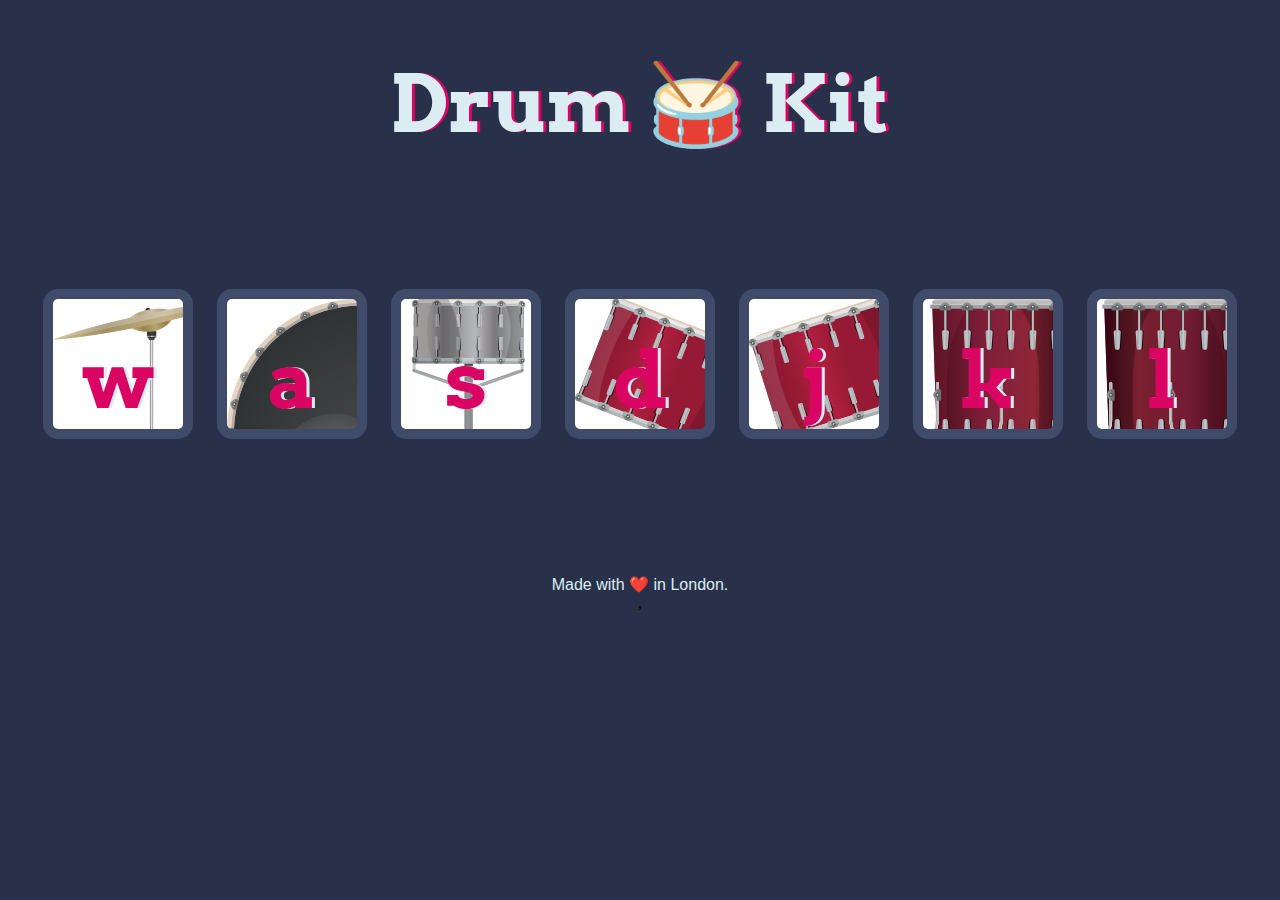
<file: Drum Kit Website/index.html>
<!DOCTYPE html>
<html lang="en" dir="ltr">

<head>
  <meta charset="utf-8">
  <title>Drum Kit</title>
  <link rel="stylesheet" href="styles.css">
  <link href="https://fonts.googleapis.com/css?family=Arvo" rel="stylesheet">
</head>

<body>

  <h1 id="title">Drum 🥁 Kit</h1>
  <div class="set">
    <button class="w drum">w</button>
    <button class="a drum">a</button>
    <button class="s drum">s</button>
    <button class="d drum">d</button>
    <button class="j drum">j</button>
    <button class="k drum">k</button>
    <button class="l drum">l</button>
  </div>


  <footer>
    Made with ❤️ in London.
  </footer>
  ,<script src="index.js"></script>
</body>

</html>
</file>
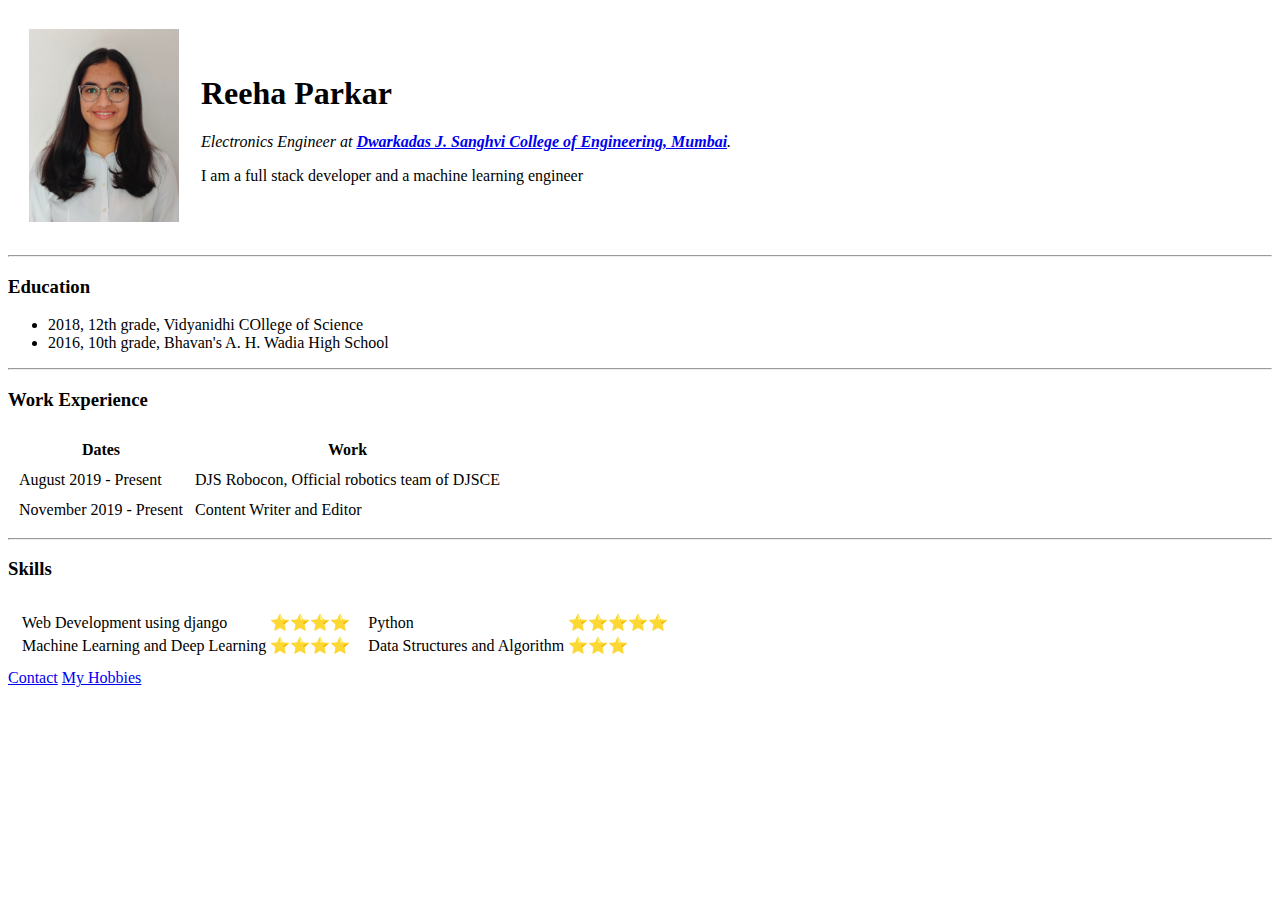
<file: HTML - Personal Website/index.html>
<!DOCTYPE html>
<html>
    <head>
    <meta charset="utf-8">
    <title>Reeha's personal website</title>
    </head>

    <body>
        <table cellspacing="20">
            <tr>
              <td><img src="images/image.jpg" alt="reeha profile picture" width=150></td>
              <td><h1>Reeha Parkar</h1>
              <p><em>Electronics Engineer at <strong><a href="https://www.djsce.ac.in/">Dwarkadas J. Sanghvi College of Engineering, Mumbai</a></strong>.</em></p>
              <p>I am a full stack developer and a machine learning engineer</p></td>
            </tr>
          </table>
    <hr>
    <h3>Education</h3>
    <ul>
        <li>2018, 12th grade, Vidyanidhi COllege of Science</li>
        <li>2016, 10th grade, Bhavan's A. H. Wadia High School</li>
    </ul>
    <hr>
    <h3>Work Experience</h3>
    <table cellspacing="10">
        <thead>
        <tr>
            <th>Dates</th>
            <th>Work</th>
        </tr>
        </thead>
        <tbody>
        <tr>
            <td>August 2019 - Present</td>
            <td>DJS Robocon, Official robotics team of DJSCE</td>
        </tr>
        <tr>
            <td>November 2019 - Present</td>
            <td>Content Writer and Editor</td>
        </tr>
        </tbody>
    </table>
    <hr>
    <h3>Skills</h3>

    <table cellspacing=10>
        <tr>
        <td>
            <table>
            <tr>
                <td>Web Development using django</td>
                <td>⭐⭐⭐⭐</td>
            </tr>
            <tr>
                <td>Machine Learning and Deep Learning</td>
                <td>⭐⭐⭐⭐</td>
            </tr>
            </table>
        </td>
        <td>
            <table>
            <tr>
                <td>Python</td>
                <td>⭐⭐⭐⭐⭐</td>
            </tr>
            <tr>
                <td>Data Structures and Algorithm</td>
                <td>⭐⭐⭐</td>
            </tr>
            </table>
        </td>
        </tr>
    </table>
    <a href="contact.html">Contact</a>
    <a href="hobbies.html">My Hobbies</a>
    </body>
</html>
</file>
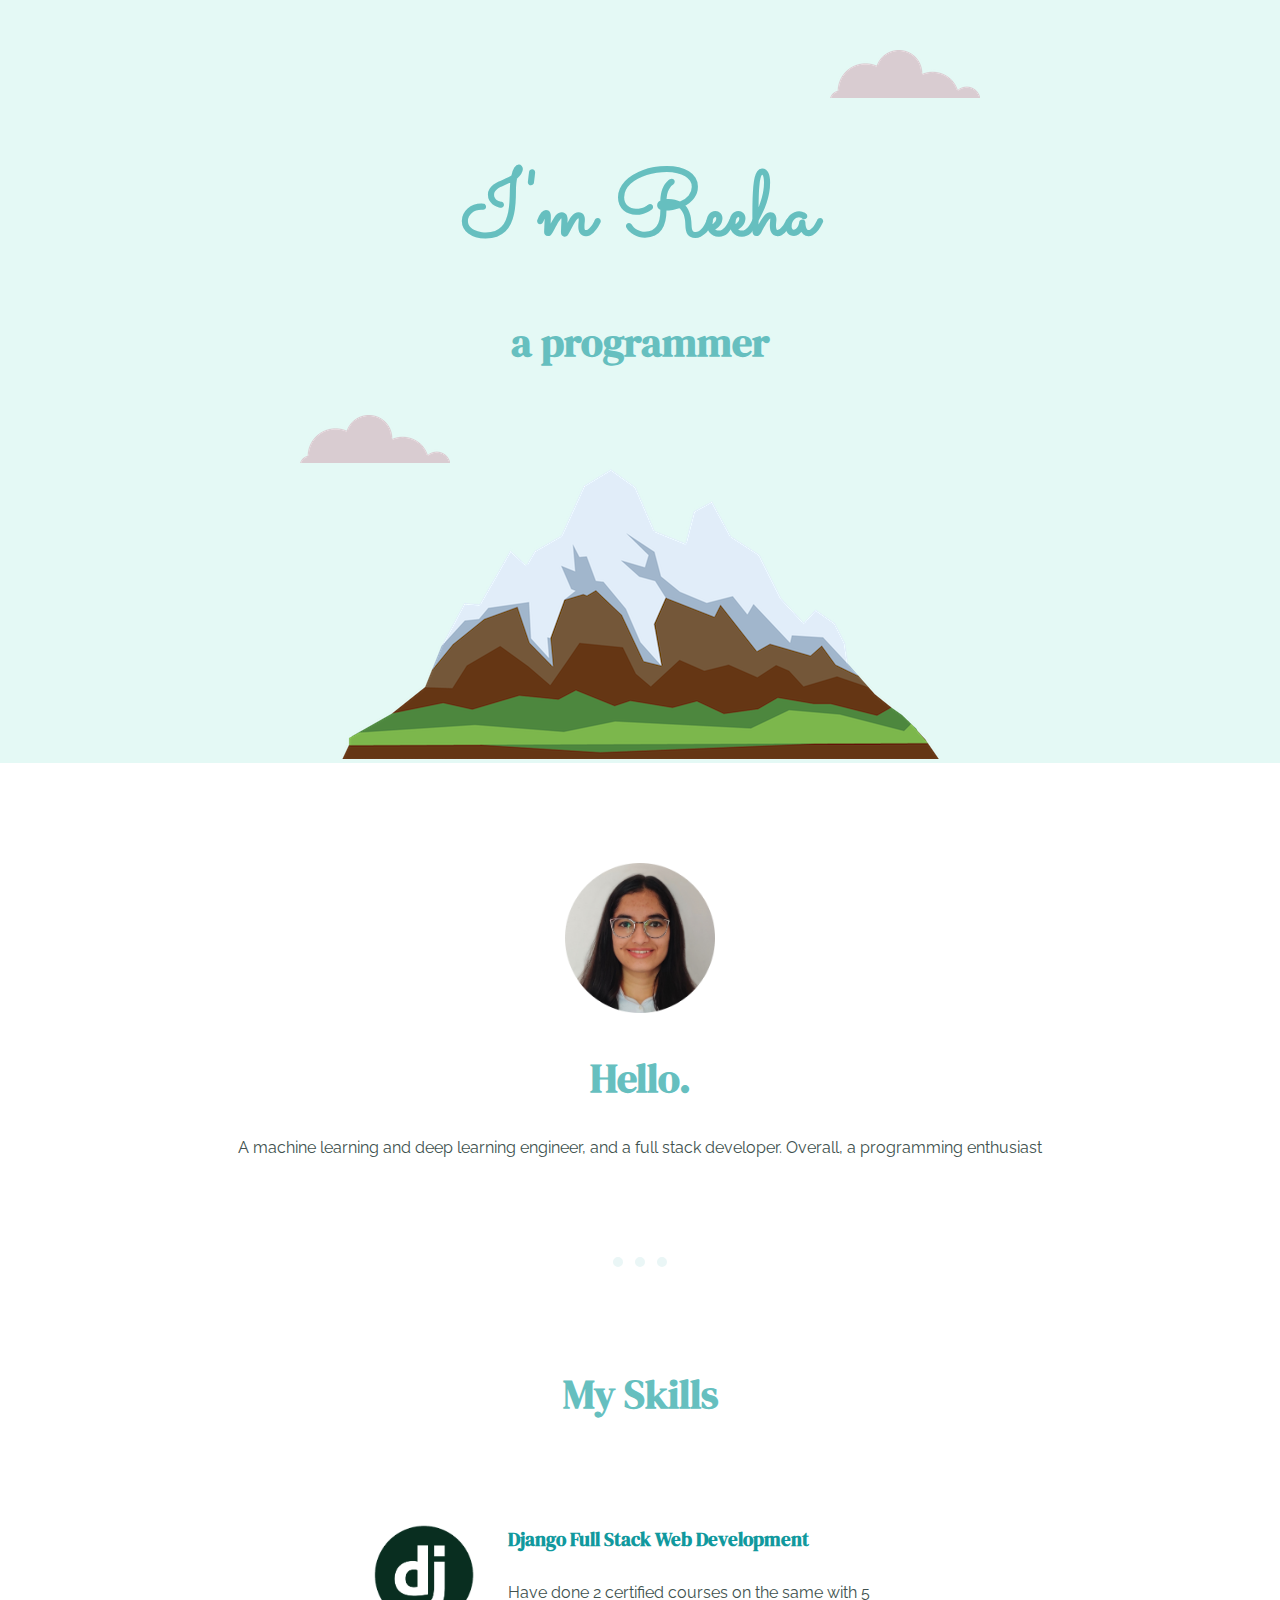
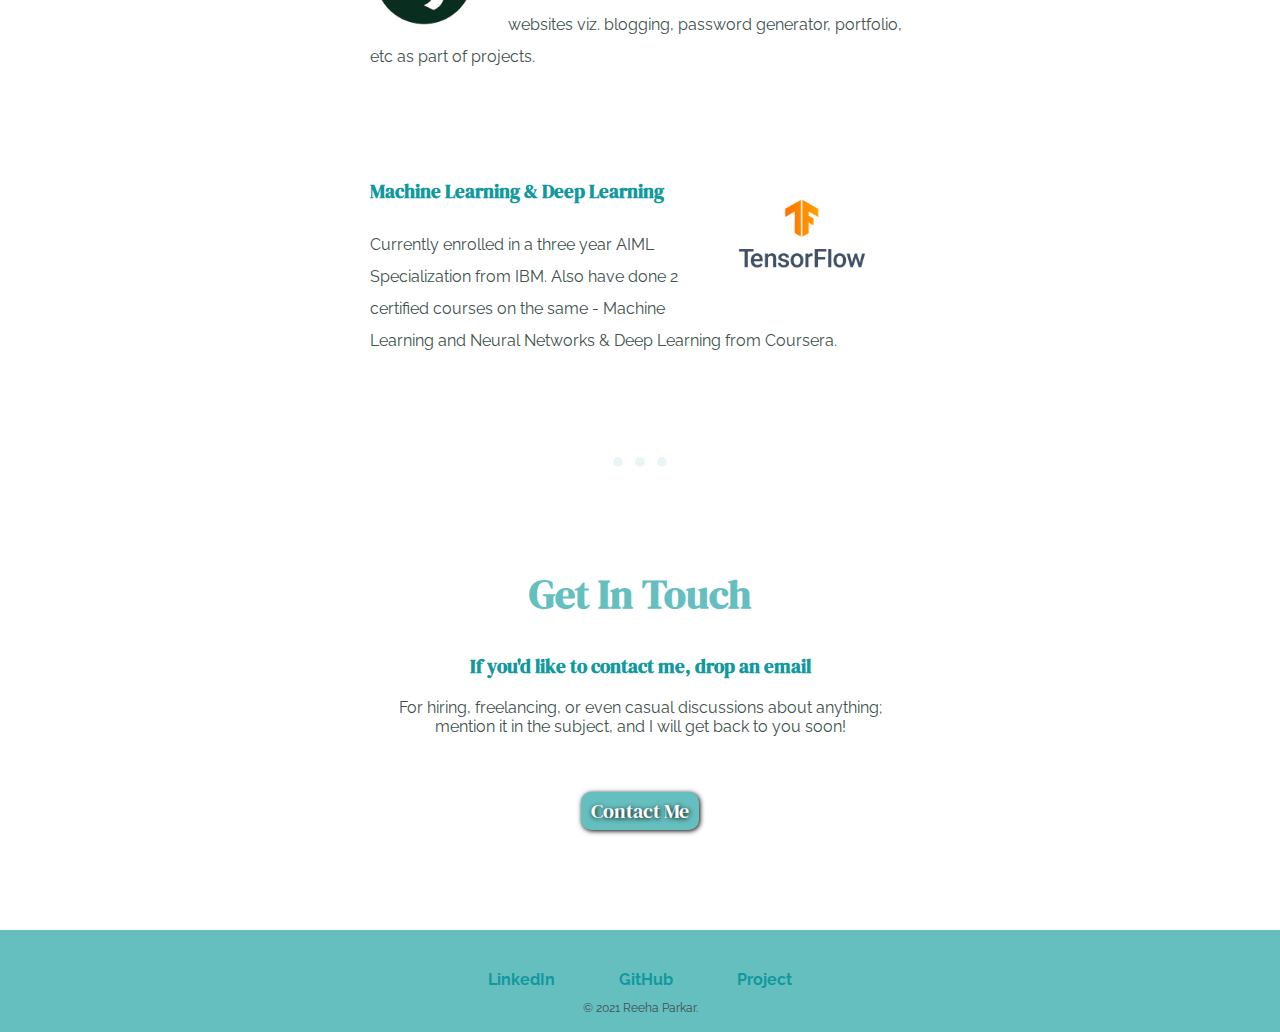
<file: CSS/CSS - My Site/index.html>
<!DOCTYPE html>
<html>
    <head>
        <title>Reeha Parkar</title>
        <link rel="stylesheet" type="text/css" href="css/styles.css">
        <link rel="icon" href="favicon.ico">
        <link href="https://fonts.googleapis.com/css2?family=DM+Serif+Display&family=Raleway&family=Sacramento&display=swap" rel="stylesheet">
    </head>

    <body>
        <div class="top-container">
            <img class="top-cloud" src="images/cloud.png" alt="cloud-img">
            <h1>I'm Reeha</h1>
            <h2>a programmer</h2>
            <img class="bottom-cloud" src="images/cloud.png" alt="cloud-img">
            <img src="images/mountain.png" alt="mountain-img">
        </div>

        <div class="middle-container">
            <div class="profile">
                <img class="reeha-img" src="images/image.png" alt="reeha-img" width=150>
                <h2>Hello.</h2>
                <p>A machine learning and deep learning engineer, and a full stack developer. Overall, a programming enthusiast</p>
            </div>
            <hr>
            <div class="skills">
                <h2>My Skills</h2>
                <div class="skill-row">
                    <img class="django-img" src="images/django.jpg" alt="django-img">
                    <h3>Django Full Stack Web Development</h3>
                    <p>Have done 2 certified courses on the same with 5 websites viz. blogging, password generator, portfolio, etc as part of projects.</p>
                </div>
                <div class="skill-row">
                    <img class="tf-img" src="images/tensorflow.png" alt="tensorflow-img">
                    <h3>Machine Learning & Deep Learning</h3>
                    <p>Currently enrolled in a three year AIML Specialization from IBM. Also have done 2 certified courses on the same - Machine Learning and Neural Networks & Deep Learning from Coursera.</p>
                </div>
            </div>
            <hr>
            <div class="contact-me">
                <h2>Get In Touch</h2>
                <h3>If you'd like to contact me, drop an email</h3>
                <p>For hiring, freelancing, or even casual discussions about anything; mention it in the subject, and I will get back to you soon!</p>
                <a class="contact-me-button" href="mailto:reeha2411@gmail.com">Contact Me</a>
            </div>
          </div>
          
          <div class="bottom-container">
            <a class="footer-link" href="https://www.linkedin.com/in/reeha-parkar-5702811a2/">LinkedIn</a>
            <a class="footer-link" href="https://github.com/reeha-parkar">GitHub</a>
            <a class="footer-link" href="https://github.com/reeha-parkar/attendance-quality-analyser">Project</a>
            <p class="copyright">© 2021 Reeha Parkar.</p>
          </div>
        

    </body>
</html>
</file>
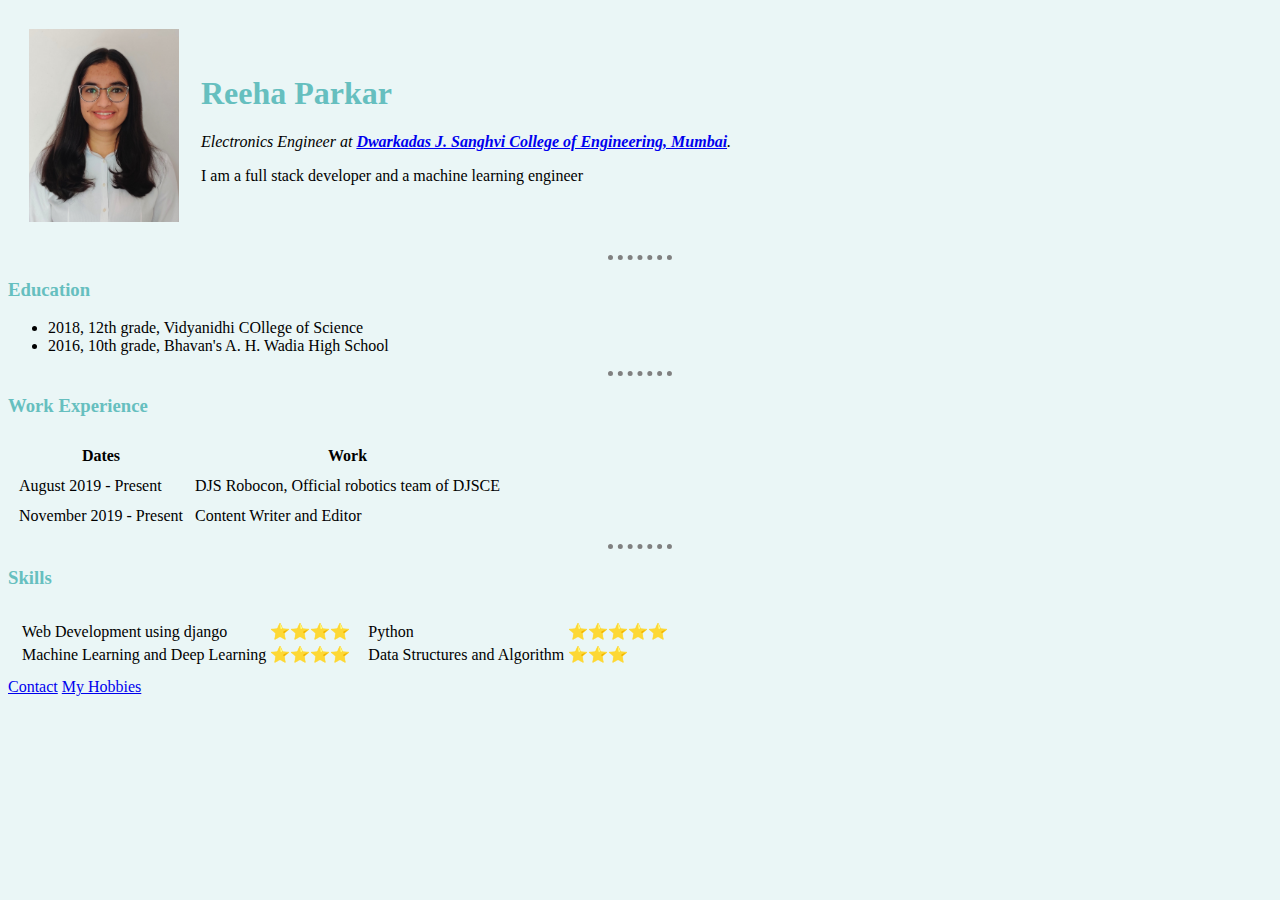
<file: CSS/CSS - Personal Website/index.html>
<!DOCTYPE html>
<html>
    <head>
    <meta charset="utf-8">
    <title>Reeha's personal website</title>

    <!-- Internal CSS -->
    <!--
    <style>

        body{
            background-color: #8aa5a5;
        }

        hr{
            border-style: none;
            border-top-style: dotted;
            border-color: gray;
            border-width: 5px;
            width: 5%;
        }

    </style>
    -->
    <!--External CSS-->
    <link rel="stylesheet" href="css/styles.css">
    

    </head>

    <!-- Inline CSS
    <body style="background-color: #8aa5a5;"> -->

    <body>
        <table cellspacing="20">
            <tr>
              <td><img src="images/image.jpg" alt="reeha profile picture" width=150></td>
              <td><h1>Reeha Parkar</h1>
              <p><em>Electronics Engineer at <strong><a href="https://www.djsce.ac.in/">Dwarkadas J. Sanghvi College of Engineering, Mumbai</a></strong>.</em></p>
              <p>I am a full stack developer and a machine learning engineer</p></td>
            </tr>
          </table>
    <hr>
    <h3>Education</h3>
    <ul>
        <li>2018, 12th grade, Vidyanidhi COllege of Science</li>
        <li>2016, 10th grade, Bhavan's A. H. Wadia High School</li>
    </ul>
    <hr>
    <h3>Work Experience</h3>
    <table cellspacing="10">
        <thead>
        <tr>
            <th>Dates</th>
            <th>Work</th>
        </tr>
        </thead>
        <tbody>
        <tr>
            <td>August 2019 - Present</td>
            <td>DJS Robocon, Official robotics team of DJSCE</td>
        </tr>
        <tr>
            <td>November 2019 - Present</td>
            <td>Content Writer and Editor</td>
        </tr>
        </tbody>
    </table>
    <hr>
    <h3>Skills</h3>

    <table cellspacing=10>
        <tr>
        <td>
            <table>
            <tr>
                <td>Web Development using django</td>
                <td>⭐⭐⭐⭐</td>
            </tr>
            <tr>
                <td>Machine Learning and Deep Learning</td>
                <td>⭐⭐⭐⭐</td>
            </tr>
            </table>
        </td>
        <td>
            <table>
            <tr>
                <td>Python</td>
                <td>⭐⭐⭐⭐⭐</td>
            </tr>
            <tr>
                <td>Data Structures and Algorithm</td>
                <td>⭐⭐⭐</td>
            </tr>
            </table>
        </td>
        </tr>
    </table>
    <a href="contact.html">Contact</a>
    <a href="hobbies.html">My Hobbies</a>
    </body>
</html>
</file>
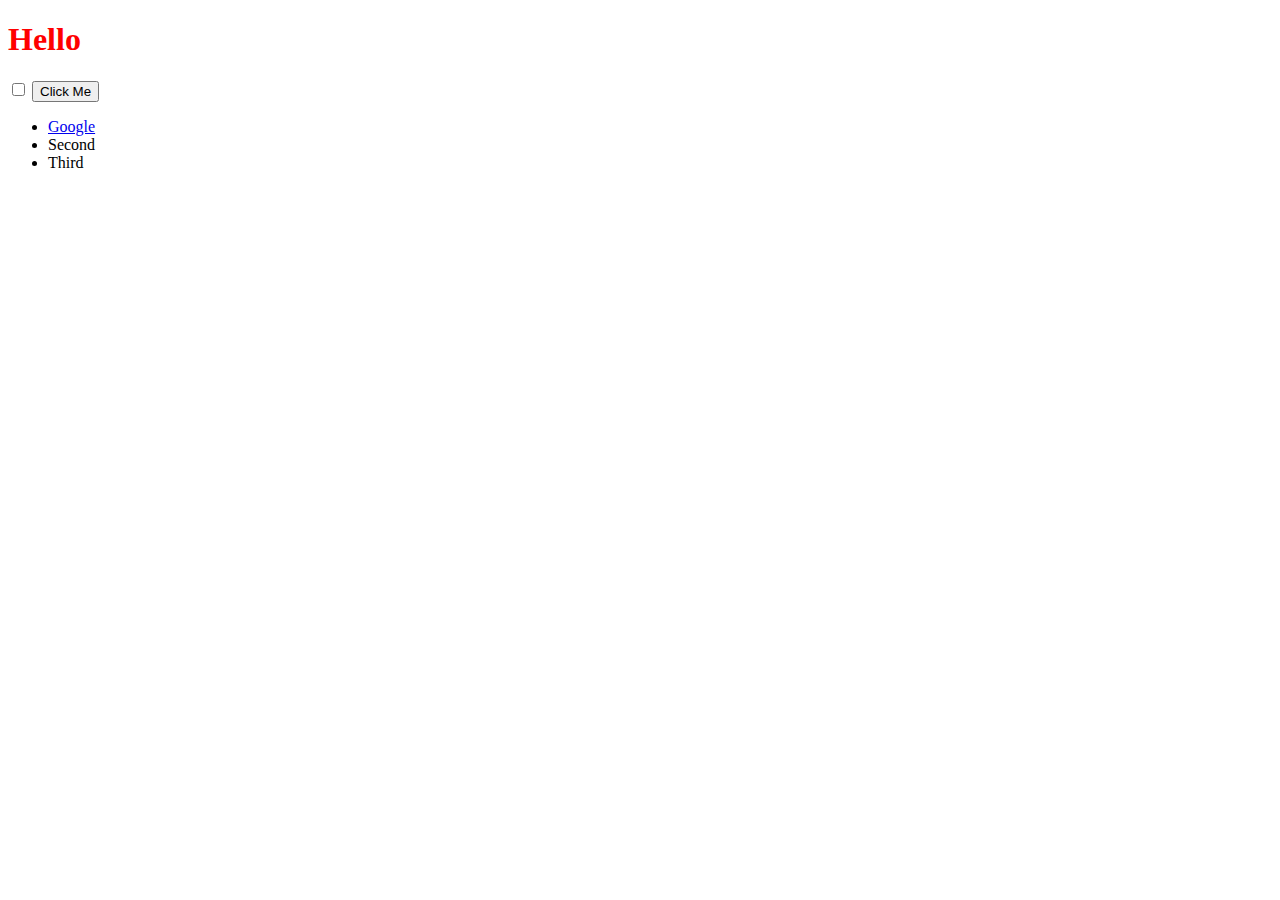
<file: DOM/DOM Challenge/index.html>
<!DOCTYPE html>
<html lang="en" dir="ltr">
  <head>
    <meta charset="utf-8">
    <title>My Website</title>
    <link rel="stylesheet" href="styles.css">

  </head>
  <body>

    <h1>Hello</h1>

    <input type="checkbox">

    <button style=":active color:red;">Click Me</button>

    <ul>
      <li class="list">
        <a href="https://www.google.com">Google</a>
      </li>
      <li class="list">Second</li>
      <li class="list">Third</li>
    </ul>

  </body>

</html>
</file>
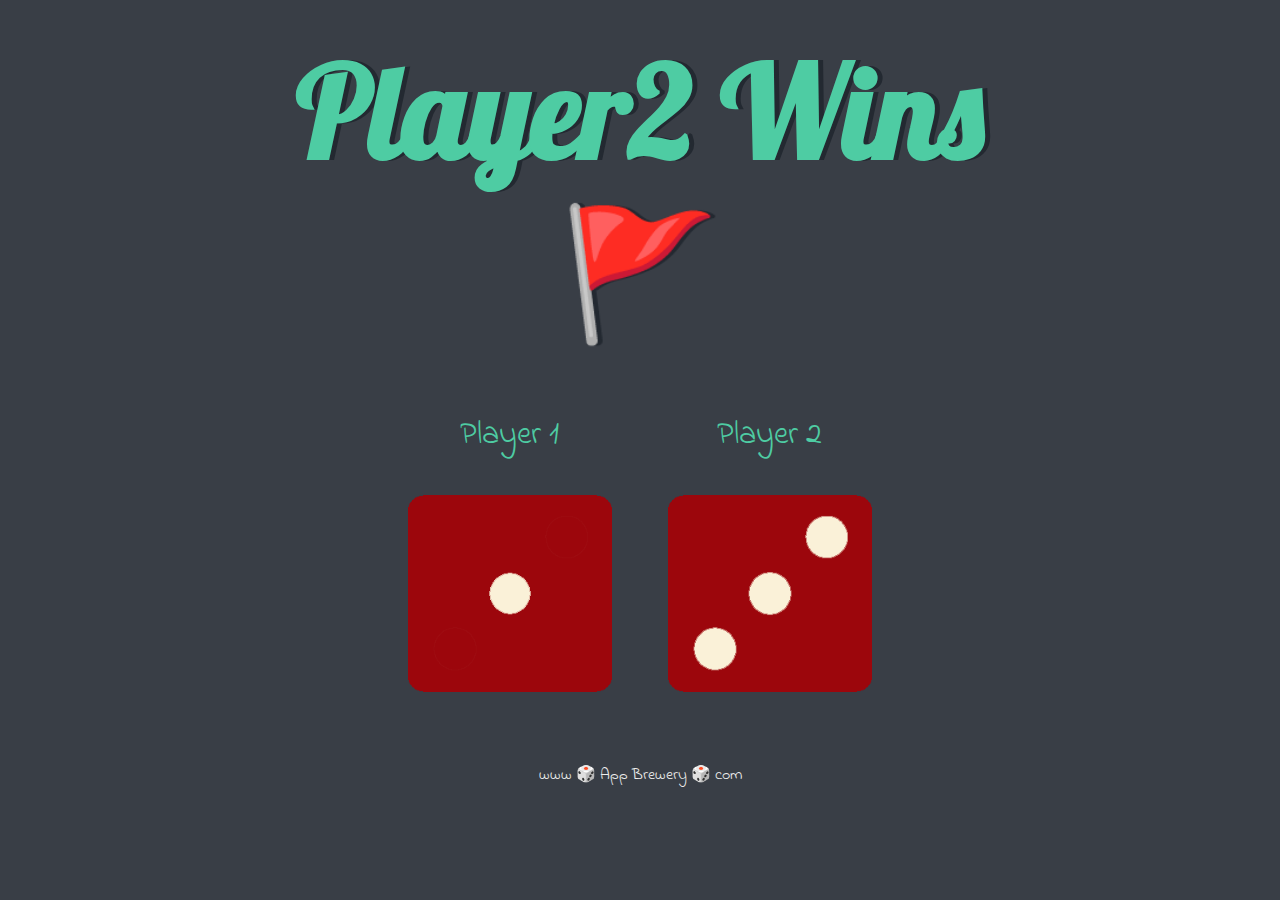
<file: Dice Challenge/dicee.html>
<!DOCTYPE html>
<html lang="en" dir="ltr">
  <head>
    <meta charset="utf-8">
    <title>Dicee</title>
    <link rel="stylesheet" href="styles.css">
    <link href="https://fonts.googleapis.com/css?family=Indie+Flower|Lobster" rel="stylesheet">

  </head>
  <body>

    <div class="container">
      <h1>Refresh Me</h1>

      <div class="dice">
        <p>Player 1</p>
        <img class="img1" src="./images/dice6.png">
      </div>

      <div class="dice">
        <p>Player 2</p>
        <img class="img2" src="./images/dice6.png">
      </div>

    </div>

    <script src="index.js"></script>
  </body>

  <footer>
    www 🎲 App Brewery 🎲 com
  </footer>
</html>
</file>
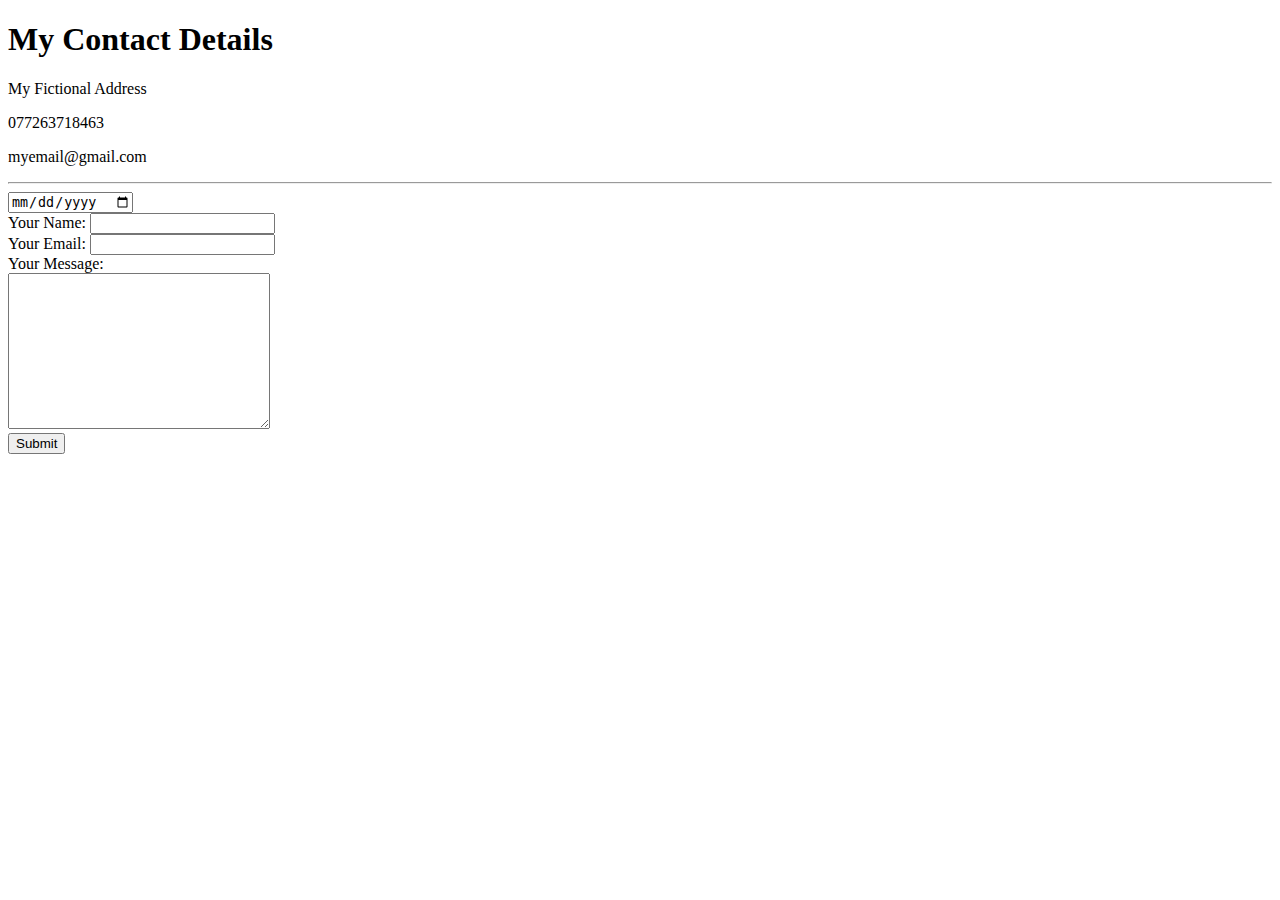
<file: HTML - Personal Website/contact.html>
<!DOCTYPE html>
<html>
    <head>
        <meta charset="utf-8">
        <title>Contact Me</title>
    </head>
    <body>
        <h1>My Contact Details</h1>
        <p>My Fictional Address</p>
        <p>077263718463</p>
        <p>myemail@gmail.com</p>
        <hr>
        <input type="date">
        <form action="mailto:reeha2411@gmail.com" method="post" enctype="text/plain">
            <label>Your Name:</label>
            <input type="text" name="yourName" value=""><br>
            <label>Your Email:</label>
            <input type="email" name="yourEmail" value=""><br>
            <label>Your Message:</label><br>
            <textarea name="yourMessage" rows="10" cols="30"></textarea><br>
            <input type="submit" name="">
        </form>
     </body>
</html>
</file>
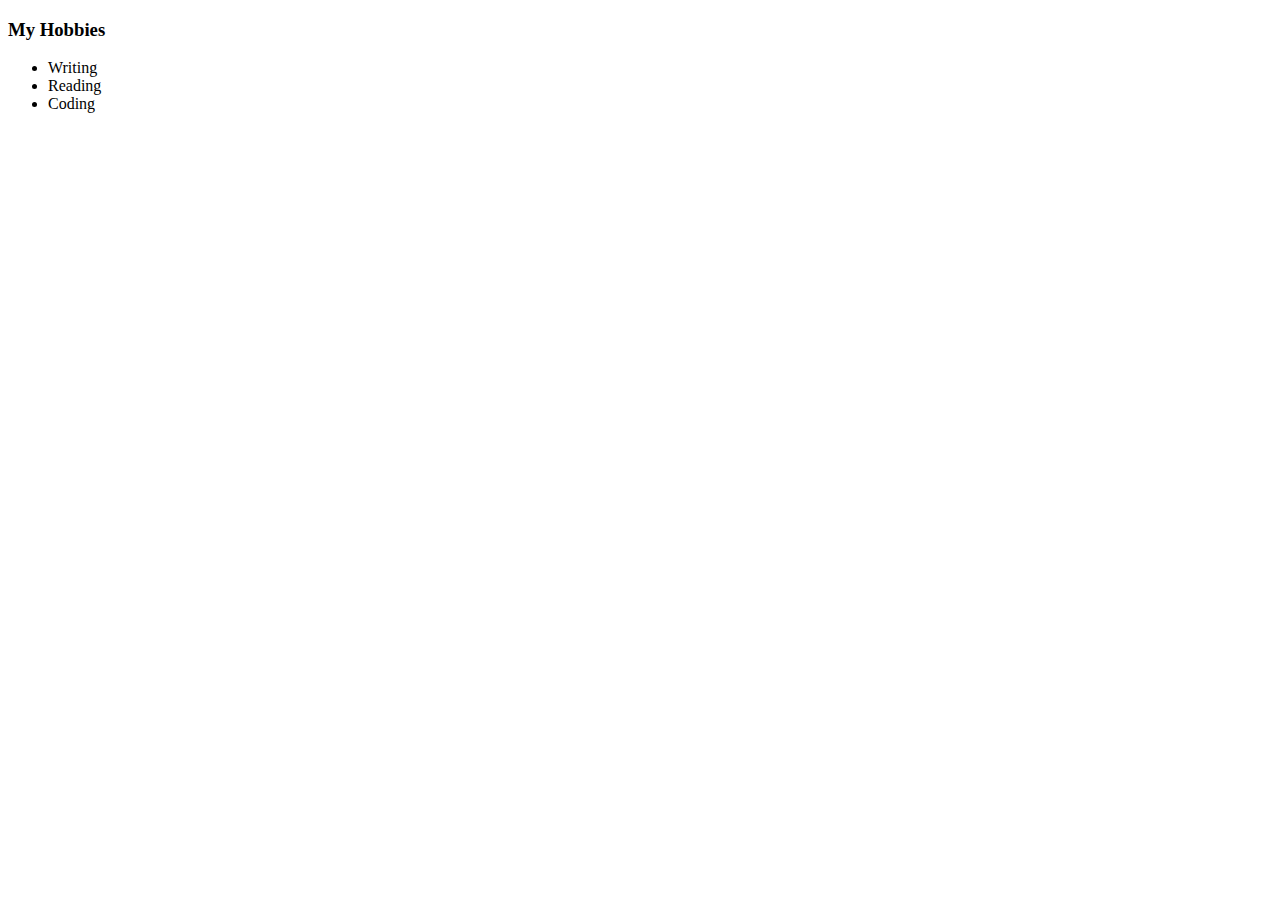
<file: HTML - Personal Website/hobbies.html>
<!DOCTYPE html>
<html>
  <head>
    <meta charset="utf-8">
    <title>My Hobbies</title>
  </head>
  <body>
    <h3>My Hobbies</h3>
    <ul>
        <li>Writing</li>
        <li>Reading</li>
        <li>Coding</li>
    </ul>
  </body>
</html>
</file>
<file: Drum Kit Website/styles.css>
body {
  text-align: center;
  background-color: #283149;
}

h1 {
  font-size: 5rem;
  color: #DBEDF3;
  font-family: "Arvo", cursive;
  text-shadow: 3px 0 #DA0463;

}

footer {
  color: #DBEDF3;
  font-family: sans-serif;
}

.w {
  background-image: url("./images/crash.png");

}

.a {
  background-image: url("./images/kick.png");
}

.s {
  background-image: url("./images/snare.png");
}

.d {
  background-image: url("./images/tom1.png");
}

.j {
  background-image: url("./images/tom2.png");
}

.k {
  background-image: url("./images/tom3.png");
}

.l {
  background-image: url("./images/tom4.png");
}

.set {
  margin: 10% auto;
}

.game-over {
  background-color: red;
  opacity: 0.8;
}

.pressed {
  box-shadow: 0 3px 4px 0 #DBEDF3;
  opacity: 0.5;
}

.red {
  color: red;
}

.drum {
  outline: none;
  border: 10px solid #404B69;
  font-size: 5rem;
  font-family: 'Arvo', cursive;
  line-height: 2;
  font-weight: 900;
  color: #DA0463;
  text-shadow: 3px 0 #DBEDF3;
  border-radius: 15px;
  display: inline-block;
  width: 150px;
  height: 150px;
  text-align: center;
  margin: 10px;
  background-color: white;
}
</file>
<file: CSS/CSS - My Site/css/styles.css>
body{
    color: #40514e;
    margin: 0;
    text-align: center;
    font-family: 'Raleway', sans-serif;
}

h1{
    font-size: 5.625rem;  /*100% is 16 px, so 90px will be 562.5*/ /* 16px = 1em = 100% */
    margin: 50px auto 0 auto;
    font-family: 'Sacramento', cursive;
    color: #66bfbf;
}

h2{
    font-size: 2.5rem;
    font-family: 'DM Serif Display', serif;
    color: #66BFBF;
}

h3{
    font-family: 'DM Serif Display', serif;
    color: #11999e;
}

a{
    color: #11999e;
    text-decoration: none;
    font-weight: bold;
}

.top-container{
    position: relative;
    background-color: #e4f9f5;
    padding-top: 100px;
}

.middle-container{
    margin: 100px;
}

.top-cloud{
    position: absolute;
    right: 300px;
    top: 50px;
}

.bottom-cloud{
    position: absolute;
    left: 300px;
    bottom: 300px;
}

.skill-row{
    margin: 100px auto;
    width: 50%;
    text-align: left;
    line-height: 2;
}

.django-img{
    width: 20%;
    float: left;
    margin-right: 30px;
}

.tf-img{
    width: 40%;
    float: right;
}

hr{
    border-style: none;
    border-top-style: dotted;
    border-color: #eaf6f6;
    border-width: 10px;
    width: 5%;
    margin: 100px auto;
}

.contact-me-button {
    border-radius: 10px;
    color: #FFFFFF;
    font-family: 'DM Serif Display', serif;
    font-size: 20px;
    padding: 5px 10px;
    background-color: #66BFBF;
    box-shadow: 1px 1px 5px 0 #000000;
    text-shadow: 1px 1px 5px #000000;
    text-decoration: none;
    display: inline-block;
    cursor: pointer;
    text-align: center;
    margin-top: 40px;
    font-weight: normal;
}
 
.contact-me-button:hover {
    background: #11999E;
    border-radius: 10px;
    text-decoration: none;
}

.bottom-container{
    background-color: #66bfbf;
    padding: 40px 0 5px 0;
}

.contact-me{
    width: 50%;
    margin: auto;
}

.footer-link{
    padding: 30px;
}

.copyright{
    font-size: 0.75rem;
    padding: 0;
}
</file>
<file: CSS/CSS - Personal Website/css/styles.css>
body{
    background-color: #eaf6f6;
}

hr{
    border-style: none;
    border-top-style: dotted;
    border-color: gray;
    border-width: 5px;
    width: 5%;
}

h1{
    color: #66bfbf;
}

h3{
    color: #66bfbf;
}
</file>
<file: DOM/DOM Challenge/styles.css>
h1 {
  color: red;
}

.huge{
  font-size: 10rem;
}
</file>
<file: Dice Challenge/styles.css>
.container {
  width: 70%;
  margin: auto;
  text-align: center;
}

.dice {
  text-align: center;
  display: inline-block;

}

body {
  background-color: #393E46;
}

h1 {
  margin: 30px;
  font-family: 'Lobster', cursive;
  text-shadow: 5px 0 #232931;
  font-size: 8rem;
  color: #4ECCA3;
}

p {
  font-size: 2rem;
  color: #4ECCA3;
  font-family: 'Indie Flower', cursive;
}

img {
  width: 80%;
}

footer {
  margin-top: 5%;
  color: #EEEEEE;
  text-align: center;
  font-family: 'Indie Flower', cursive;

}
</file>
